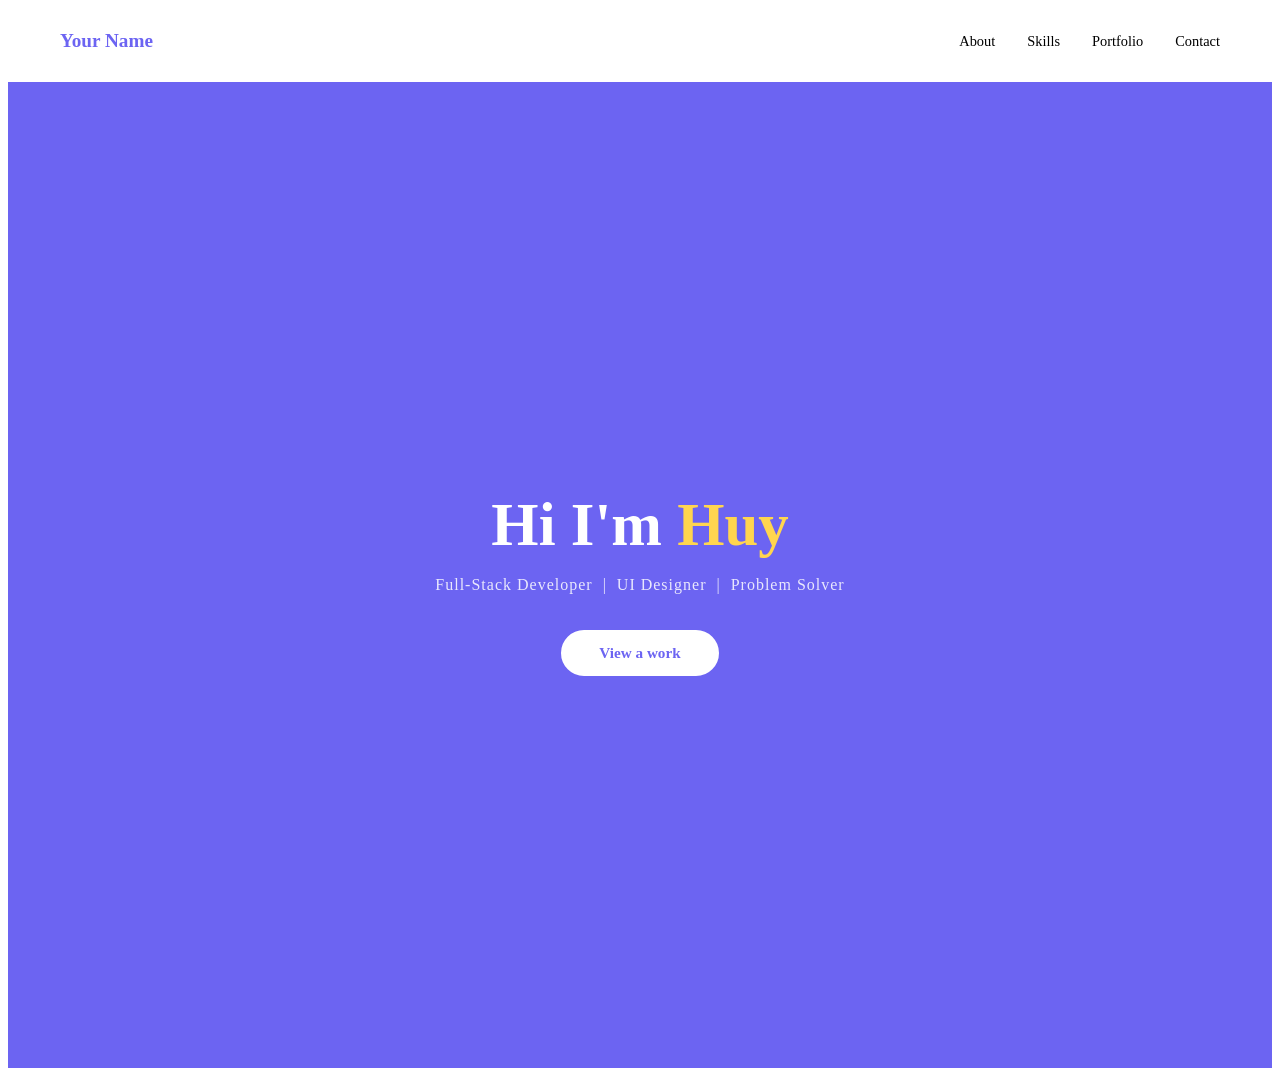
<file: Session 1 — HTMLCSS Fundamentals/projects/index.html>
<!DOCTYPE html>
<html lang="en">
<head>
    <meta charset="UTF-8">
    <meta name="viewport" content="width=device-width, initial-scale=1.0">
    <title>portfolio</title>
    <link rel="stylesheet" href="style.css">
</head>
<body>
    <header>
        <nav>
            <a href = "#hero" class = "nav-logo">Your Name</a>
            <ul class = "nav-links">
                <li><a href = "#about">About</a></li>
                <li><a href = "#skills">Skills</a></li>
                <li><a href = "#Portfolio">Portfolio</a></li>
                <li><a href = "#Contact">Contact</a></li>
            </ul>
        </nav>
    </header>
    <main>
        <section id = "hero">
            <div class = "hero-content">
                <h1>Hi I'm <span>Huy</span></h1>
                <p class="hero-subtitle">Full-Stack Developer &nbsp;|&nbsp; UI Designer &nbsp;|&nbsp; Problem Solver</p>
                <a href="#Portfolio" class = "btn-outline">View a work</a>
            </div>
        </section>
    </main>
</body>
</html>
</file>
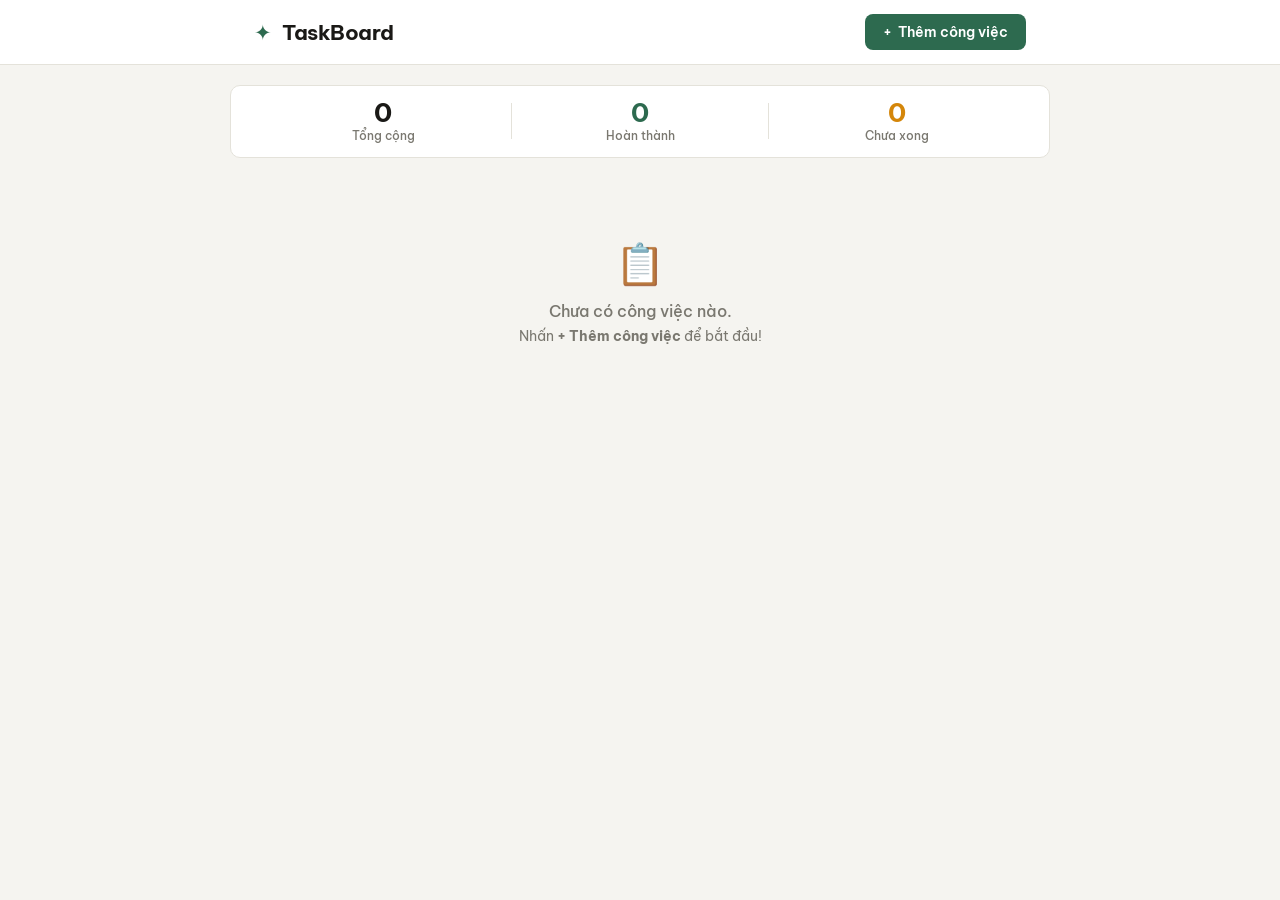
<file: session3/QLCV.html>
<!DOCTYPE html>
<html lang="vi">

<head>
    <meta charset="UTF-8" />
    <meta name="viewport" content="width=device-width, initial-scale=1.0" />
    <title>Quản lý công việc</title>
    <link rel="stylesheet" href="QLCV.css" />
    <link href="https://fonts.googleapis.com/css2?family=Be+Vietnam+Pro:wght@300;400;500;600;700&display=swap"
        rel="stylesheet" />
</head>

<body>

    <!-- THÔNG BÁO TOAST -->
    <div id="toast" class="toast hidden"></div>

    <!-- HEADER -->
    <header class="header">
        <div class="header-inner">
            <div class="logo">
                <span class="logo-icon">✦</span>
                <h1>TaskBoard</h1>
            </div>
            <button id="btn-open-form" class="btn-primary">
                <span>+</span> Thêm công việc
            </button>
        </div>
    </header>

    <!-- THỐNG KÊ -->
    <section class="stats-bar">
        <div class="stat-item">
            <span class="stat-number" id="stat-total">0</span>
            <span class="stat-label">Tổng cộng</span>
        </div>
        <div class="stat-divider"></div>
        <div class="stat-item">
            <span class="stat-number done" id="stat-done">0</span>
            <span class="stat-label">Hoàn thành</span>
        </div>
        <div class="stat-divider"></div>
        <div class="stat-item">
            <span class="stat-number pending" id="stat-pending">0</span>
            <span class="stat-label">Chưa xong</span>
        </div>
    </section>

    <!-- DANH SÁCH CÔNG VIỆC -->
    <main class="main">
        <div id="task-list" class="task-list"></div>

        <!-- TRẠNG THÁI RỖNG -->
        <div id="empty-state" class="empty-state hidden">
            <div class="empty-icon">📋</div>
            <p>Chưa có công việc nào.</p>
            <span>Nhấn <strong>+ Thêm công việc</strong> để bắt đầu!</span>
        </div>
    </main>

    <!-- OVERLAY & POPUP FORM -->
    <div id="overlay" class="overlay hidden"></div>

    <div id="task-form-popup" class="popup hidden">
        <div class="popup-header">
            <h2 id="form-title">Thêm công việc</h2>
            <button id="btn-close-form" class="btn-close">✕</button>
        </div>

        <form id="task-form" novalidate>
            <!-- Input ẩn lưu id khi đang sửa -->
            <input type="hidden" id="edit-id" value="" />

            <div class="form-group">
                <label for="task-title">Tiêu đề <span class="required">*</span></label>
                <input type="text" id="task-title" placeholder="Nhập tiêu đề công việc..." maxlength="100" />
                <span class="error-msg" id="err-title"></span>
            </div>

            <div class="form-group">
                <label for="task-desc">Mô tả ngắn</label>
                <textarea id="task-desc" rows="3" placeholder="Mô tả thêm về công việc..."></textarea>
            </div>

            <div class="form-row">
                <div class="form-group">
                    <label for="task-due">Hạn hoàn thành</label>
                    <input type="date" id="task-due" />
                </div>
                <div class="form-group">
                    <label for="task-priority">Mức ưu tiên</label>
                    <select id="task-priority">
                        <option class="low" value="low"> Thấp</option>
                        <option class="medium" value="medium" selected>Trung bình</option>
                        <option class="high" value="high"> Cao</option>
                    </select>
                </div>
            </div>

            <div class="form-actions">
                <button type="button" id="btn-cancel" class="btn-secondary">Hủy</button>
                <button type="submit" id="btn-submit" class="btn-primary">Lưu</button>
            </div>
        </form>
    </div>

    <script src="QLCV.js"></script>
</body>

</html>
</file>
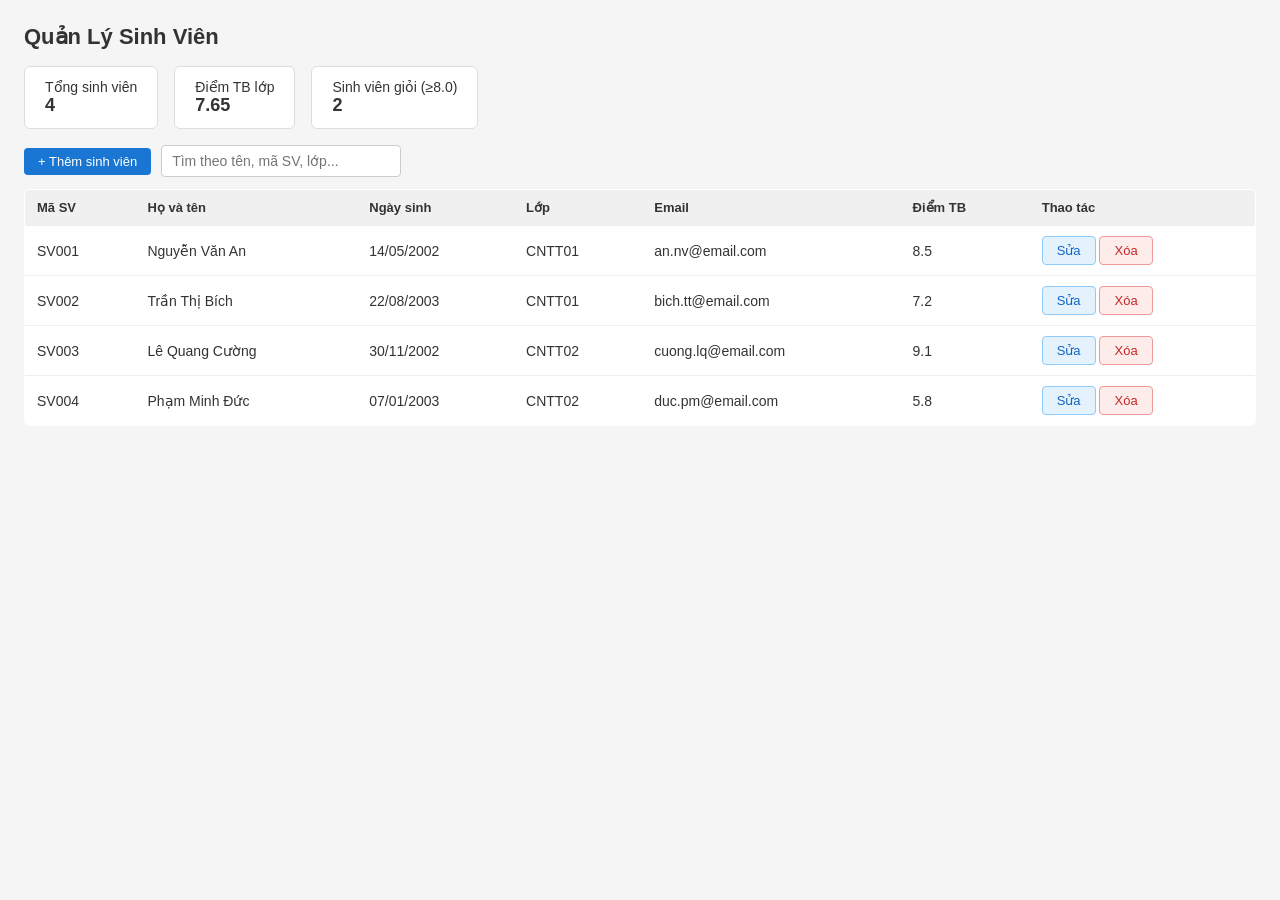
<file: session3/QLSV.html>
<!DOCTYPE html>
<html lang="vi">
<head>
  <meta charset="UTF-8">
  <meta name="viewport" content="width=device-width, initial-scale=1.0">
  <title>Quản Lý Sinh Viên</title>
  <link rel="stylesheet" href="style.css">
</head>
<body>

  <h1>Quản Lý Sinh Viên</h1>

  <!-- Thống kê -->
  <div class="stats">
    <div class="stat">Tổng sinh viên <span id="statTotal">0</span></div>
    <div class="stat">Điểm TB lớp <span id="statAvg">—</span></div>
    <div class="stat">Sinh viên giỏi (≥8.0) <span id="statGood">0</span></div>
  </div>

  <!-- Thông báo -->
  <div id="notification"></div>

  <!-- Toolbar -->
  <div class="toolbar">
    <button class="btn-primary" id="btnOpenForm">+ Thêm sinh viên</button>
    <input type="text" id="searchInput" placeholder="Tìm theo tên, mã SV, lớp...">
  </div>

  <!-- Bảng dữ liệu -->
  <table>
    <thead>
      <tr>
        <th>Mã SV</th>
        <th>Họ và tên</th>
        <th>Ngày sinh</th>
        <th>Lớp</th>
        <th>Email</th>
        <th>Điểm TB</th>
        <th>Thao tác</th>
      </tr>
    </thead>
    <tbody id="tableBody"></tbody>
  </table>

  <!-- Modal form thêm/sửa -->
  <div class="overlay" id="formOverlay">
    <div class="modal">
      <div class="modal-header">
        <h2 id="modalTitle">Thêm sinh viên</h2>
        <button class="btn-close" id="btnCloseForm">✕</button>
      </div>
      <div class="modal-body">
        <div class="form-row">
          <div class="form-group" id="fg-maSV">
            <label>Mã sinh viên</label>
            <input type="text" id="maSV" placeholder="VD: SV001">
            <span class="field-error">Vui lòng nhập mã sinh viên</span>
          </div>
          <div class="form-group" id="fg-hoTen">
            <label>Họ và tên</label>
            <input type="text" id="hoTen" placeholder="Nguyễn Văn A">
            <span class="field-error">Vui lòng nhập họ tên</span>
          </div>
          <div class="form-group" id="fg-ngaySinh">
            <label>Ngày sinh</label>
            <input type="date" id="ngaySinh">
            <span class="field-error">Vui lòng chọn ngày sinh</span>
          </div>
          <div class="form-group" id="fg-lopHoc">
            <label>Lớp học</label>
            <input type="text" id="lopHoc" placeholder="CNTT01">
            <span class="field-error">Vui lòng nhập lớp</span>
          </div>
          <div class="form-group full" id="fg-email">
            <label>Email</label>
            <input type="email" id="email" placeholder="sv@email.com">
            <span class="field-error">Email không hợp lệ</span>
          </div>
          <div class="form-group" id="fg-diemTB">
            <label>Điểm trung bình</label>
            <input type="number" id="diemTB" placeholder="0 – 10" min="0" max="10" step="0.1">
            <span class="field-error">Điểm từ 0 đến 10</span>
          </div>
        </div>
      </div>
      <div class="modal-footer">
        <button class="btn-cancel" id="btnCancelForm">Hủy</button>
        <button class="btn-primary" id="btnSaveForm">Lưu</button>
      </div>
    </div>
  </div>

  <!-- Modal xác nhận xóa -->
  <div class="overlay" id="confirmOverlay">
    <div class="modal confirm-modal">
      <div class="confirm-body">
        <b>Xác nhận xóa</b>
        <p>Bạn có chắc muốn xóa sinh viên <strong id="confirmName"></strong>?</p>
      </div>
      <div class="modal-footer">
        <button class="btn-cancel" id="btnCancelDelete">Hủy</button>
        <button class="btn-confirm-del" id="btnConfirmDelete">Xóa</button>
      </div>
    </div>
  </div>

  <script src="app.js"></script>
</body>
</html>
</file>
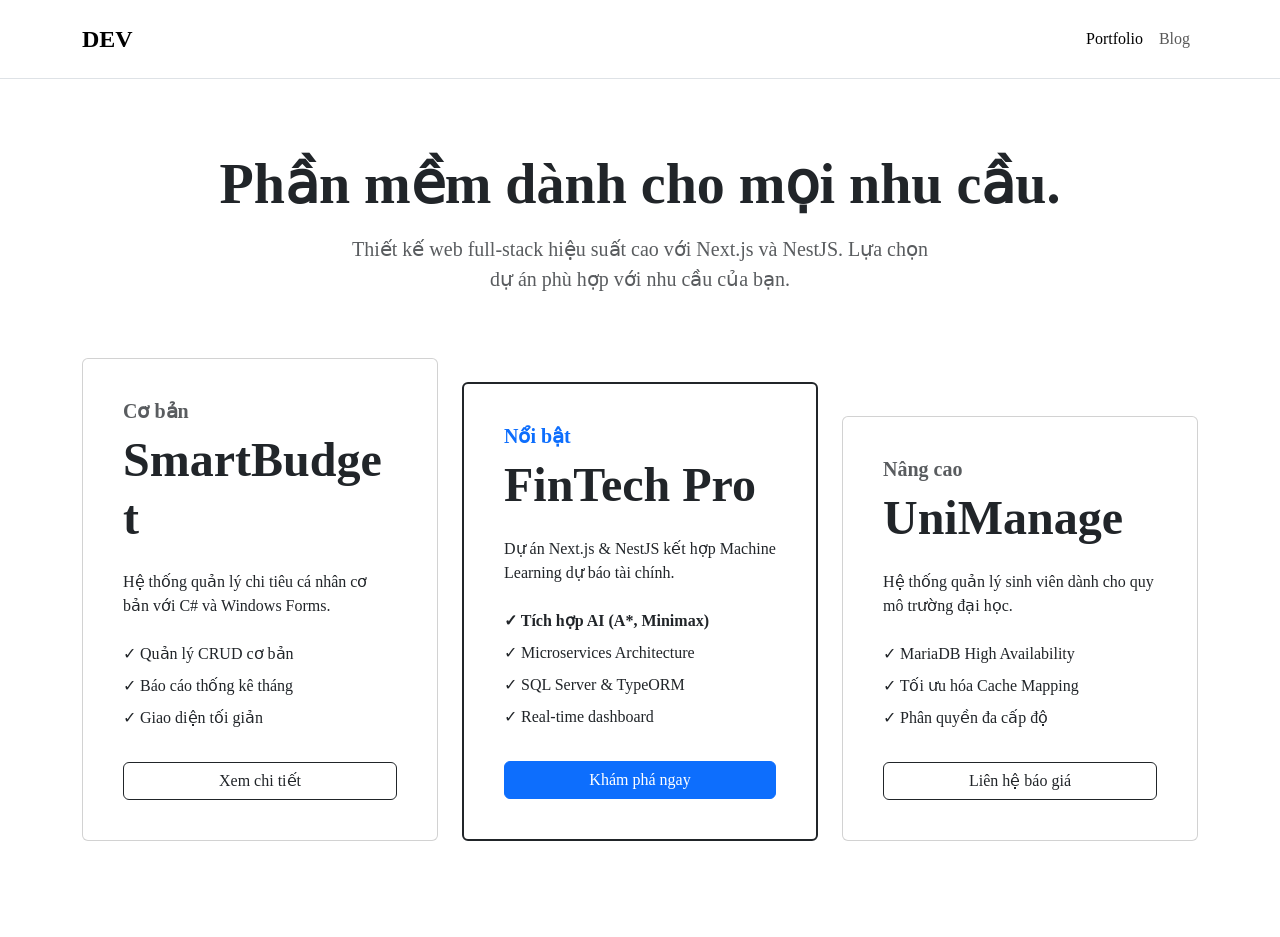
<file: session_02_bootstrap/blog.html>
<!DOCTYPE html>
<html lang="vi">
<head>
    <meta charset="UTF-8">
    <meta name="viewport" content="width=device-width, initial-scale=1.0">
    <title>Portfolio - Square Style</title>
    <!-- [BOOTSTRAP] Add Bootstrap CDN -->
    <link href="https://cdn.jsdelivr.net/npm/bootstrap@5.3.2/dist/css/bootstrap.min.css" rel="stylesheet">
    <link href="css/custom-theme.css" rel="stylesheet">
</head>
<body>
    <!-- Navbar -->
    <nav class="navbar navbar-expand-lg navbar-light bg-white border-bottom py-3">
        <div class="container">
            <a class="navbar-brand fw-bold fs-4" href="#">DEV</a>
            <button class="navbar-toggler" type="button" data-bs-toggle="collapse" data-bs-target="#navbarNav">
                <span class="navbar-toggler-icon"></span>
            </button>
            <div class="collapse navbar-collapse" id="navbarNav">
                <ul class="navbar-nav ms-auto">
                    <li class="nav-item"><a class="nav-link active" href="index.html">Portfolio</a></li>
                    <li class="nav-item"><a class="nav-link" href="blog.html">Blog</a></li>
                </ul>
            </div>
        </div>
    </nav>

    <!-- Hero Section -->
    <header class="container py-5 mt-4 text-center">
        <h1 class="display-4 fw-bold text-dark mb-3">Phần mềm dành cho mọi nhu cầu.</h1>
        <p class="lead text-muted mx-auto" style="max-width: 600px;">
            Thiết kế web full-stack hiệu suất cao với Next.js và NestJS. Lựa chọn dự án phù hợp với nhu cầu của bạn.
        </p>
    </header>

    <!-- [REFACTOR] Convert grid to Bootstrap cols (Square Pricing Style) -->
    <main class="container mb-5 pb-5">
        <div class="row g-4 align-items-end">
            <!-- Project/Plan 1 -->
            <div class="col-lg-4 col-md-6">
                <div class="card h-100 p-4">
                    <div class="card-body d-flex flex-column">
                        <h5 class="text-muted fw-semibold">Cơ bản</h5>
                        <h2 class="display-5 fw-bold mb-4">SmartBudget</h2>
                        <p class="mb-4">Hệ thống quản lý chi tiêu cá nhân cơ bản với C# và Windows Forms.</p>
                        <ul class="list-unstyled mb-4 flex-grow-1">
                            <li class="mb-2">✓ Quản lý CRUD cơ bản</li>
                            <li class="mb-2">✓ Báo cáo thống kê tháng</li>
                            <li class="mb-2">✓ Giao diện tối giản</li>
                        </ul>
                        <a href="#" class="btn btn-outline-dark w-100">Xem chi tiết</a>
                    </div>
                </div>
            </div>

            <!-- Project/Plan 2 (Highlighted) -->
            <div class="col-lg-4 col-md-6">
                <div class="card h-100 p-4 border-dark" style="border-width: 2px;">
                    <div class="card-body d-flex flex-column">
                        <h5 class="text-primary fw-semibold">Nổi bật</h5>
                        <h2 class="display-5 fw-bold mb-4">FinTech Pro</h2>
                        <p class="mb-4">Dự án Next.js & NestJS kết hợp Machine Learning dự báo tài chính.</p>
                        <ul class="list-unstyled mb-4 flex-grow-1">
                            <li class="mb-2 fw-bold">✓ Tích hợp AI (A*, Minimax)</li>
                            <li class="mb-2">✓ Microservices Architecture</li>
                            <li class="mb-2">✓ SQL Server & TypeORM</li>
                            <li class="mb-2">✓ Real-time dashboard</li>
                        </ul>
                        <a href="#" class="btn btn-primary w-100 text-white">Khám phá ngay</a>
                    </div>
                </div>
            </div>

            <!-- Project/Plan 3 -->
            <div class="col-lg-4 col-md-6">
                <div class="card h-100 p-4">
                    <div class="card-body d-flex flex-column">
                        <h5 class="text-muted fw-semibold">Nâng cao</h5>
                        <h2 class="display-5 fw-bold mb-4">UniManage</h2>
                        <p class="mb-4">Hệ thống quản lý sinh viên dành cho quy mô trường đại học.</p>
                        <ul class="list-unstyled mb-4 flex-grow-1">
                            <li class="mb-2">✓ MariaDB High Availability</li>
                            <li class="mb-2">✓ Tối ưu hóa Cache Mapping</li>
                            <li class="mb-2">✓ Phân quyền đa cấp độ</li>
                        </ul>
                        <a href="#" class="btn btn-outline-dark w-100">Liên hệ báo giá</a>
                    </div>
                </div>
            </div>
        </div>
    </main>

    <script src="https://cdn.jsdelivr.net/npm/bootstrap@5.3.2/dist/js/bootstrap.bundle.min.js"></script>
</body>
</html>
</file>
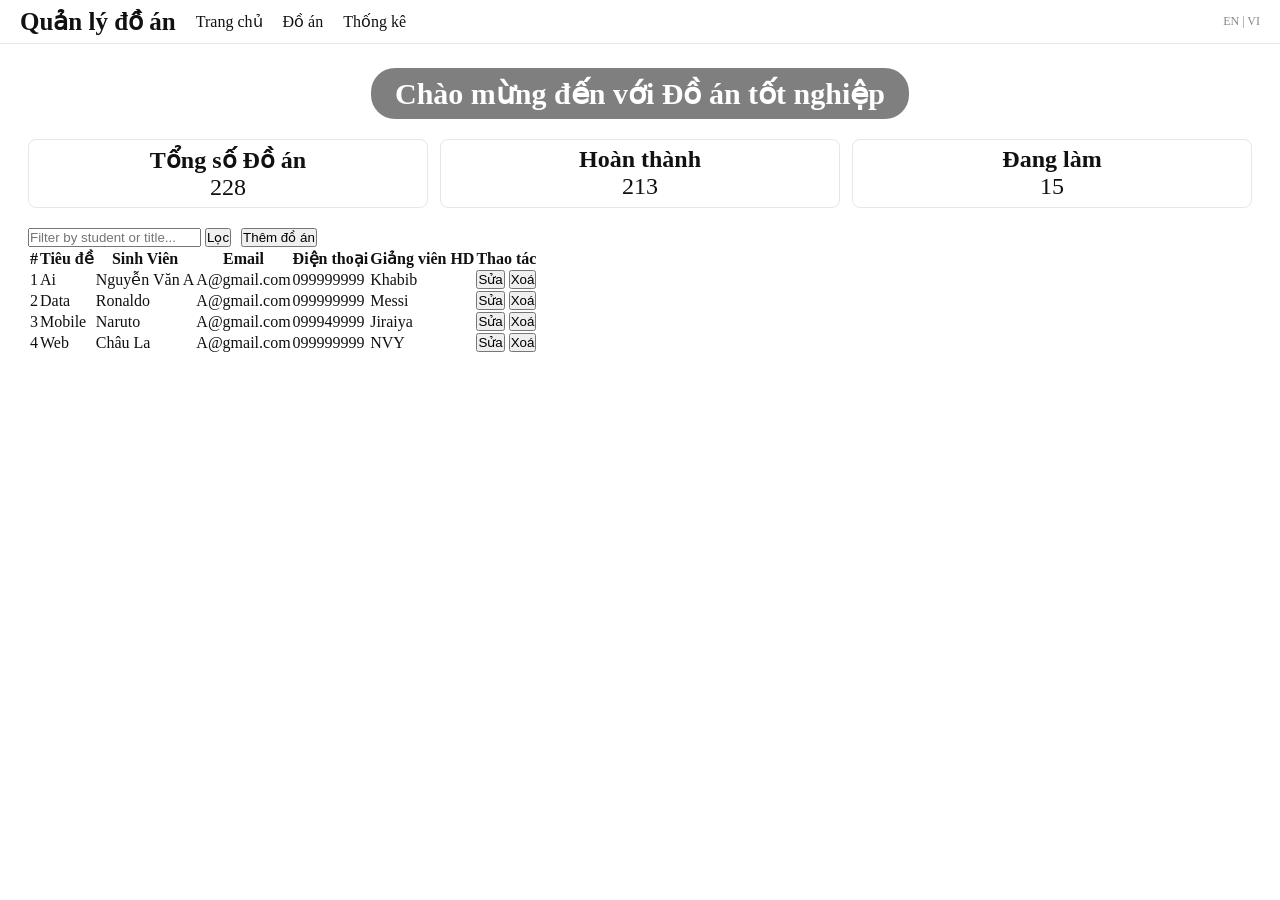
<file: session_02_bootstrap/test.html>
<!DOCTYPE html>
<html lang="vi">

<head>
    <meta charset="UTF-8">
    <meta name="viewport" content="width=device-width, initial-scale=1.0">
    <title>Quản lý đồ án</title>
    <link href = "css/custom-theme.css" rel = "stylesheet">
</head>

<body>
    <nav class="nav">
        <div class="left-nav">
            <span>Quản lý đồ án</span>
            <a class="nav-link">Trang chủ</a>
            <a class="nav-link">Đồ án</a>
            <a class="nav-link">Thống kê</a>
        </div>
        <div class="right-nav">
            EN | VI
        </div>
    </nav>
    <main class="main">
        <div class="hero">
            <h1>Chào mừng đến với Đồ án tốt nghiệp</h1>
        </div>
        <div class="stats">
            <div class="stat-card">
                <div class="stat-label">Tổng số Đồ án</div>
                <div class="stat-value" id="totalValue">228</div>
            </div>
            <div class="stat-card">
                <div class="stat-label">Hoàn thành</div>
                <div class="stat-value" id="totalValue">213</div>
            </div>
            <div class="stat-card">
                <div class="stat-label">Đang làm</div>
                <div class="stat-value" id="totalValue">15</div>
            </div>
        </div>
        <div class="toolbar">
            <div class="search-bar">
                <input type="text" id="seachInput" placeholder="Filter by student or title...">
                <button class="btn">Lọc</button>
            </div>
            <button class="btn-add">Thêm đồ án</button>
        </div>
        <div class="table-wrap">
            <table>
                <thead>
                    <tr>
                        <th>#</th>
                        <th>Tiêu đề</th>
                        <th>Sinh Viên</th>
                        <th>Email</th>
                        <th>Điện thoại</th>
                        <th>Giảng viên HD</th>
                        <th>Thao tác</th>
                    </tr>
                </thead>
                <tbody>
                    <tr>
                        <td>1</td>
                        <td>Ai</td>
                        <td>Nguyễn Văn A</td>
                        <td>A@gmail.com</td>
                        <td>099999999</td>
                        <td>Khabib</td>
                        <td>
                            <div class="actions"><button class="fix">Sửa</button> <button class="del">Xoá</button>
                        </td>
                    </tr>
                </tbody>
                <tbody>
                    <tr>
                        <td>2</td>
                        <td>Data</td>
                        <td>Ronaldo</td>
                        <td>A@gmail.com</td>
                        <td>099999999</td>
                        <td>Messi</td>
                        <td>
                            <div class="actions"><button class="fix">Sửa</button> <button class="del">Xoá</button>
                        </td>
                    </tr>
                </tbody>
                <tbody>
                    <tr>
                        <td>3</td>
                        <td>Mobile</td>
                        <td>Naruto</td>
                        <td>A@gmail.com</td>
                        <td>099949999</td>
                        <td>Jiraiya</td>
                        <td>
                            <div class="actions"><button class="fix">Sửa</button> <button class="del">Xoá</button>
                        </td>
                    </tr>
                </tbody>
                <tbody>
                    <tr>
                        <td>4</td>
                        <td>Web</td>
                        <td>Châu La</td>
                        <td>A@gmail.com</td>
                        <td>099999999</td>
                        <td>NVY</td>
                        <td>
                            <div class="actions"><button class="fix">Sửa</button> <button class="del">Xoá</button>
                        </td>
                    </tr>
                </tbody>
            </table>
        </div>

    </main>

</body>

</html>
</file>
<file: Session 1 — HTMLCSS Fundamentals/projects/style.css>
nav {
    position: fixed;
    top: 0;
    left: 0;
    right: 0;
    z-index: 100;
    display: flex;
    align-items: center;
    justify-content: space-between;
    padding: 16px 60px;
    background: #fff;
}

.nav-logo {
    font-weight: 700;
    font-size: 1.2rem;
    color: #6C64F2;
    text-decoration: none;
}

.nav-links {
    display: flex;
    gap: 32px;
    list-style: none;
}

.nav-links a {
    text-decoration: none;
    color: black;
    font-size: 0.9rem;
    font-weight: 500;
    transition: color 0.2s;
}

.nav-links a:hover {
    color: purple;
}

#hero {
    min-height: 100vh;
    background: #6C64F2;
    display: flex;
    align-items: center;
    justify-content: center;
    text-align: center;
    padding: 100px 20px 60px;
}

.hero-content h1 {
    color: white;
    font-size: clamp(2.2rem, 6vw, 3.8rem);
    font-weight: 800;
    line-height: 1.15;
    margin-bottom: 16px;
}

.hero-content span {
    color: #ffd54f; 
}

.hero-subtitle {
    font-size: 1rem;
    font-weight: 300;
    letter-spacing: 1px;
    opacity: 0.85;
    margin-bottom: 36px;
    color: #fff;
}
.btn-outline {
    display: inline-block;
    padding: 12px 36px;
    border: 2px solid white;
    border-radius: 999px;
    color: #6C64F2;
    background-color: white;
    font-size: 0.95rem;
    font-weight: 600;
    text-decoration: none;
    transition: 0.3s;
}
</file>
<file: session3/QLCV.css>
/* ===== RESET & BASE ===== */
*, *::before, *::after { box-sizing: border-box; margin: 0; padding: 0; }

:root {
  --bg: #f5f4f0;
  --surface: #ffffff;
  --border: #e4e2da;
  --text: #1a1916;
  --text-muted: #7a7870;
  --accent: #2d6a4f;
  --accent-light: #e8f5ee;
  --danger: #c0392b;
  --danger-light: #fdecea;
  --warning: #d4860a;
  --warning-light: #fef6e4;
  --done-color: #6ba08a;
  --radius: 10px;
  --shadow: 0 2px 8px rgba(0,0,0,0.07);
  --shadow-lg: 0 8px 32px rgba(0,0,0,0.12);
  --font: 'Be Vietnam Pro', sans-serif;
}

body {
  font-family: var(--font);
  background: var(--bg);
  color: var(--text);
  min-height: 100vh;
}

/* ===== HEADER ===== */
.header {
  background: var(--surface);
  border-bottom: 1.5px solid var(--border);
  position: sticky;
  top: 0;
  z-index: 10;
}
.header-inner {
  max-width: 820px;
  margin: 0 auto;
  padding: 14px 24px;
  display: flex;
  align-items: center;
  justify-content: space-between;
}
.logo { display: flex; align-items: center; gap: 10px; }
.logo-icon { font-size: 1.3rem; color: var(--accent); }
.logo h1 { font-size: 1.3rem; font-weight: 700; letter-spacing: -0.5px; }

/* ===== BUTTONS ===== */
.btn-primary {
  background: var(--accent);
  color: #fff;
  border: none;
  padding: 9px 18px;
  border-radius: 8px;
  font-family: var(--font);
  font-size: 0.9rem;
  font-weight: 600;
  cursor: pointer;
  display: flex;
  align-items: center;
  gap: 6px;
  transition: background 0.15s, transform 0.1s;
}
.btn-primary:hover { background: #245a42; }
.btn-primary:active { transform: scale(0.97); }

.btn-secondary {
  background: transparent;
  color: var(--text-muted);
  border: 1.5px solid var(--border);
  padding: 9px 18px;
  border-radius: 8px;
  font-family: var(--font);
  font-size: 0.9rem;
  font-weight: 500;
  cursor: pointer;
  transition: border-color 0.15s, color 0.15s;
}
.btn-secondary:hover { border-color: #aaa; color: var(--text); }

/* ===== STATS ===== */
.stats-bar {
  max-width: 820px;
  margin: 20px auto 0;
  padding: 0 24px;
  display: flex;
  align-items: center;
  gap: 0;
  background: var(--surface);
  border: 1.5px solid var(--border);
  border-radius: var(--radius);
}
.stat-item {
  flex: 1;
  display: flex;
  flex-direction: column;
  align-items: center;
  padding: 14px 0;
  gap: 2px;
}
.stat-divider { width: 1px; height: 36px; background: var(--border); }
.stat-number {
  font-size: 1.6rem;
  font-weight: 700;
  line-height: 1;
  color: var(--text);
}
.stat-number.done { color: var(--accent); }
.stat-number.pending { color: var(--warning); }
.stat-label { font-size: 0.75rem; color: var(--text-muted); font-weight: 500; }

/* ===== MAIN ===== */
.main {
  max-width: 820px;
  margin: 20px auto 40px;
  padding: 0 24px;
}

/* ===== TASK LIST ===== */
.task-list { display: flex; flex-direction: column; gap: 10px; }

/* ===== TASK CARD ===== */
.task-card {
  background: var(--surface);
  border: 1.5px solid var(--border);
  border-radius: var(--radius);
  padding: 14px 16px;
  display: grid;
  grid-template-columns: auto 1fr auto;
  gap: 12px;
  align-items: start;
  transition: box-shadow 0.15s, border-color 0.15s;
  animation: fadeIn 0.2s ease;
}
.task-card:hover { box-shadow: var(--shadow); border-color: #ccc; }

/* Checkbox */
.task-card input[type="checkbox"] {
  margin-top: 3px;
  width: 17px;
  height: 17px;
  accent-color: var(--accent);
  cursor: pointer;
  flex-shrink: 0;
}

/* Nội dung */
.task-body { min-width: 0; }
.task-header { display: flex; align-items: center; gap: 8px; flex-wrap: wrap; margin-bottom: 4px; }
.task-title {
  font-size: 0.97rem;
  font-weight: 600;
  word-break: break-word;
}
.task-desc {
  font-size: 0.83rem;
  color: var(--text-muted);
  margin-bottom: 6px;
  line-height: 1.5;
}
.task-meta { display: flex; gap: 8px; flex-wrap: wrap; align-items: center; }

/* Badge ưu tiên */
.badge {
  font-size: 0.7rem;
  font-weight: 600;
  padding: 2px 8px;
  border-radius: 99px;
  white-space: nowrap;
}
.badge-high { background: var(--danger-light); color: var(--danger); }
.badge-medium { background: var(--warning-light); color: var(--warning); }
.badge-low { background: var(--accent-light); color: var(--accent); }

/* Hạn hoàn thành */
.due-date {
  font-size: 0.75rem;
  color: var(--text-muted);
}
.due-date.overdue { color: var(--danger); font-weight: 600; }

/* Trạng thái done */
.task-card.done .task-title { text-decoration: line-through; color: var(--text-muted); }
.task-card.done { background: #fafaf8; border-color: #e0ded6; }
.task-card.done .task-desc { opacity: 0.6; }

/* Nút thao tác */
.task-actions { display: flex; gap: 6px; flex-shrink: 0; }
.btn-icon {
  background: transparent;
  border: 1.5px solid var(--border);
  border-radius: 7px;
  padding: 5px 9px;
  font-size: 0.78rem;
  cursor: pointer;
  font-family: var(--font);
  font-weight: 500;
  transition: background 0.12s, border-color 0.12s;
}
.btn-edit { color: #2563eb; }
.btn-edit:hover { background: #eff6ff; border-color: #93c5fd; }
.btn-delete { color: var(--danger); }
.btn-delete:hover { background: var(--danger-light); border-color: #f5a5a0; }

/* ===== EMPTY STATE ===== */
.empty-state {
  text-align: center;
  padding: 60px 24px;
  color: var(--text-muted);
}
.empty-icon { font-size: 2.5rem; margin-bottom: 12px; }
.empty-state p { font-size: 1rem; font-weight: 500; margin-bottom: 4px; }
.empty-state span { font-size: 0.85rem; }

/* ===== OVERLAY & POPUP ===== */
.overlay {
  position: fixed; inset: 0;
  background: rgba(0,0,0,0.35);
  z-index: 20;
  animation: fadeIn 0.15s;
}
.popup {
  position: fixed;
  top: 50%; left: 50%;
  transform: translate(-50%, -50%);
  background: var(--surface);
  border-radius: 14px;
  width: min(480px, 94vw);
  box-shadow: var(--shadow-lg);
  z-index: 30;
  animation: slideUp 0.2s ease;
  padding: 24px;
}
.popup-header {
  display: flex;
  align-items: center;
  justify-content: space-between;
  margin-bottom: 20px;
}
.popup-header h2 { font-size: 1.1rem; font-weight: 700; }
.btn-close {
  background: none;
  border: none;
  font-size: 1rem;
  cursor: pointer;
  color: var(--text-muted);
  padding: 4px 8px;
  border-radius: 6px;
  transition: background 0.12s;
}
.btn-close:hover { background: var(--bg); color: var(--text); }

/* Form */
.form-group { margin-bottom: 14px; }
.form-row { display: grid; grid-template-columns: 1fr 1fr; gap: 12px; }
label {
  display: block;
  font-size: 0.82rem;
  font-weight: 600;
  margin-bottom: 5px;
  color: var(--text);
}
.required { color: var(--danger); }
input[type="text"], input[type="date"], textarea, select {
  width: 100%;
  border: 1.5px solid var(--border);
  border-radius: 8px;
  padding: 9px 11px;
  font-family: var(--font);
  font-size: 0.88rem;
  background: var(--bg);
  color: var(--text);
  transition: border-color 0.15s;
  outline: none;
}
input:focus, textarea:focus, select:focus { border-color: var(--accent); background: #fff; }
textarea { resize: vertical; }
.error-msg { font-size: 0.76rem; color: var(--danger); margin-top: 3px; display: block; min-height: 16px; }

.form-actions {
  display: flex;
  justify-content: flex-end;
  gap: 10px;
  margin-top: 20px;
  padding-top: 16px;
  border-top: 1px solid var(--border);
}
.low{
    color:green;
}
.medium{
    color:yellow;

}
.high{
    color:red;
    
}

/* ===== TOAST ===== */
.toast {
  position: fixed;
  bottom: 24px; right: 24px;
  background: var(--text);
  color: #fff;
  padding: 11px 18px;
  border-radius: 9px;
  font-size: 0.87rem;
  font-weight: 500;
  z-index: 50;
  box-shadow: var(--shadow-lg);
  animation: slideUp 0.2s ease;
  max-width: 280px;
}
.toast.success { background: var(--accent); }
.toast.error { background: var(--danger); }

/* ===== HELPERS ===== */
.hidden { display: none !important; }

@keyframes fadeIn { from { opacity: 0; } to { opacity: 1; } }
@keyframes slideUp { from { opacity: 0; transform: translate(-50%, -46%); } to { opacity: 1; transform: translate(-50%, -50%); } }

/* ===== RESPONSIVE ===== */
@media (max-width: 520px) {
  .form-row { grid-template-columns: 1fr; }
  .header-inner { padding: 12px 16px; }
  .main, .stats-bar { padding: 0 16px; margin-left: 0; margin-right: 0; }
  .task-actions { flex-direction: column; gap: 4px; }
}
</file>
<file: session3/style.css>
* {
  box-sizing: border-box;
  margin: 0;
  padding: 0;
}

body {
  font-family: Arial, sans-serif;
  font-size: 14px;
  background: #f5f5f5;
  color: #333;
  padding: 24px;
}

h1 {
  font-size: 22px;
  margin-bottom: 16px;
}

.stats {
  display: flex;
  gap: 16px;
  margin-bottom: 16px;
}

.stat {
  background: #fff;
  border: 1px solid #ddd;
  border-radius: 6px;
  padding: 12px 20px;
}

.stat span {
  font-weight: bold;
  font-size: 18px;
  display: block;
}


#notification {
  display: none;
  padding: 10px 14px;
  border-radius: 4px;
  margin-bottom: 12px;
  font-size: 13px;
}

#notification.show    { display: block; }
#notification.success { background: #e6f4ea; color: #2e7d32; border: 1px solid #a5d6a7; }
#notification.error   { background: #fdecea; color: #c62828; border: 1px solid #ef9a9a; }


.toolbar {
  display: flex;
  gap: 10px;
  margin-bottom: 12px;
  align-items: center;
}

#searchInput {
  padding: 7px 10px;
  border: 1px solid #ccc;
  border-radius: 4px;
  width: 240px;
  font-size: 14px;
}


table {
  width: 100%;
  border-collapse: collapse;
  background: #fff;
  border: 1px solid #ddd;
  border-radius: 6px;
  overflow: hidden;
}

th, td {
  padding: 10px 12px;
  text-align: left;
  border-bottom: 1px solid #eee;
}

th {
  background: #f0f0f0;
  font-weight: 600;
  font-size: 13px;
}

tr:last-child td { border-bottom: none; }
tr:hover td      { background: #fafafa; }

.empty-msg {
  text-align: center;
  color: #aaa;
  padding: 32px;
}

button {
  cursor: pointer;
  font-size: 13px;
  border-radius: 4px;
  border: none;
  padding: 6px 14px;
}

.btn-primary       { background: #1976d2; color: #fff; }
.btn-primary:hover { background: #1565c0; }

.btn-edit          { background: #e3f2fd; color: #1565c0; border: 1px solid #90caf9; }
.btn-edit:hover    { background: #bbdefb; }

.btn-del           { background: #fdecea; color: #c62828; border: 1px solid #ef9a9a; }
.btn-del:hover     { background: #ffcdd2; }

.btn-cancel        { background: #eee; color: #333; }
.btn-cancel:hover  { background: #ddd; }

.btn-close {
  background: none;
  border: none;
  font-size: 18px;
  color: #888;
  line-height: 1;
  padding: 2px 6px;
}
.btn-close:hover { color: #333; }

.btn-confirm-del       { background: #c62828; color: #fff; }
.btn-confirm-del:hover { background: #b71c1c; }


.overlay {
  display: none;
  position: fixed;
  inset: 0;
  background: rgba(0, 0, 0, 0.45);
  z-index: 100;
  align-items: center;
  justify-content: center;
}

.overlay.active { display: flex; }


.modal {
  background: #fff;
  border-radius: 8px;
  width: 480px;
  box-shadow: 0 4px 20px rgba(0, 0, 0, 0.2);
}

.modal-header {
  display: flex;
  align-items: center;
  justify-content: space-between;
  padding: 14px 18px;
  border-bottom: 1px solid #eee;
}

.modal-header h2 { font-size: 16px; }

.modal-body   { padding: 18px; }

.modal-footer {
  padding: 12px 18px;
  border-top: 1px solid #eee;
  text-align: right;
  display: flex;
  gap: 8px;
  justify-content: flex-end;
}

.form-row {
  display: grid;
  grid-template-columns: 1fr 1fr;
  gap: 12px;
}

.form-group {
  display: flex;
  flex-direction: column;
  gap: 4px;
}

.form-group.full { grid-column: 1 / -1; }

label {
  font-size: 12px;
  font-weight: 600;
  color: #555;
}

input, select {
  padding: 7px 9px;
  border: 1px solid #ccc;
  border-radius: 4px;
  font-size: 13px;
  width: 100%;
  outline: none;
}

input:focus, select:focus { border-color: #1976d2; }

.field-error {
  font-size: 11px;
  color: #c62828;
  display: none;          
}

.form-group.error input,
.form-group.error select  { border-color: #c62828; }
.form-group.error .field-error { display: block; }


.confirm-modal { max-width: 340px; }

.confirm-body {
  padding: 24px 18px 12px;
  text-align: center;
}

.confirm-body p {
  margin-top: 8px;
  font-size: 14px;
  color: #555;
}
</file>
<file: session_02_bootstrap/css/custom-theme.css>
* {
    box-sizing: border-box;
    margin: 0;
    padding:0 ;
}
body{
    font-family: 'Times New Roman', Times, serif;
    background: #FFFFFF;
    color: #111;
    
}
.nav{
    background: #fff;
    border-bottom: 1px solid #e5e7ee;
    padding: 0 20px;
    display: flex;
    align-items: center;
    justify-content: space-between;
    height: 44px;
}
.left-nav{
    display: flex;
    align-items: center;
    gap:20px
}
.left-nav span{
    font-weight: bold;
    font-size: 25px;
}
.right-nav{
    font-size: 12px;
    color: #888;
}
.main{
    padding: 24px 28px;
}
.hero{
    text-align: center;
    margin-bottom: 20px;

}
.hero h1{
    font-size: 30px;
    font-weight: 600;
    background: #7F7F7F;
    color: #fff;
    display: inline-block;
    padding: 8px 24px;
    border-radius: 24px;


}
.stats{
    display: grid;
    grid-template-columns: repeat(3, 1fr);
    gap: 12px;
    margin-bottom: 20px;
}
.stat-card{
    background: #fff;
    border-radius: 8px;
    padding: 6px;
    text-align: center;
    border: 1px solid #e5e7eb;
}
.stat-label{
    font-size: x-large;
    font-weight: bold;

}
.stat-value{
    font-size: 24px;
    font-weight: 600px;
}
.toolbar{
    display: flex;
    align-items: center;
    gap: 10px;

}
</file>
